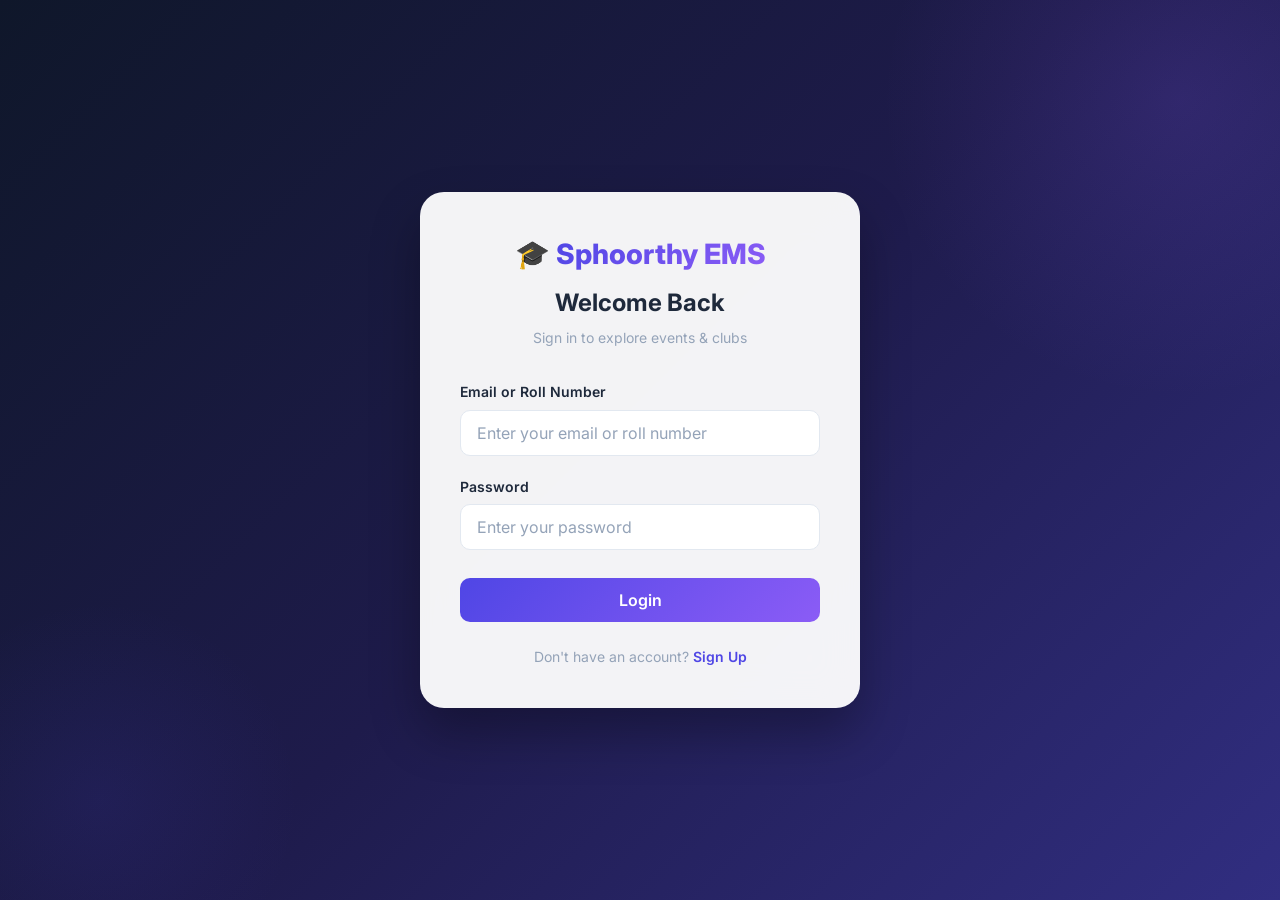
<file: frontend/index.html>
<!DOCTYPE html>
<html lang="en">
<head>
    <meta charset="UTF-8">
    <meta name="viewport" content="width=device-width, initial-scale=1.0">
    <meta name="description" content="Login to Spoorthy Engineering College Event Management System">
    <title>Login — Spoorthy EMS</title>
    <link rel="stylesheet" href="css/global.css">
    <link rel="stylesheet" href="css/auth.css">
</head>
<body>
    <div class="auth-page">
        <div class="auth-card">
            <div class="auth-header">
                <div class="logo">🎓 <span>Sphoorthy EMS</span></div>
                <h1>Welcome Back</h1>
                <p>Sign in to explore events & clubs</p>
            </div>

            <div id="authAlert" class="auth-alert"></div>

            <form id="loginForm" class="auth-form" novalidate>
                <div class="form-group">
                    <label for="identifier">Email or Roll Number</label>
                    <input type="text" id="identifier" class="form-control" placeholder="Enter your email or roll number" required>
                </div>
                <div class="form-group">
                    <label for="password">Password</label>
                    <input type="password" id="password" class="form-control" placeholder="Enter your password" required>
                </div>
                <button type="submit" class="btn btn-primary">Login</button>
            </form>

            <div class="auth-footer">
                Don't have an account? <a href="register.html">Sign Up</a>
            </div>
        </div>
    </div>

    <script src="js/api.js"></script>
    <script src="js/auth.js"></script>
</body>
</html>
</file>
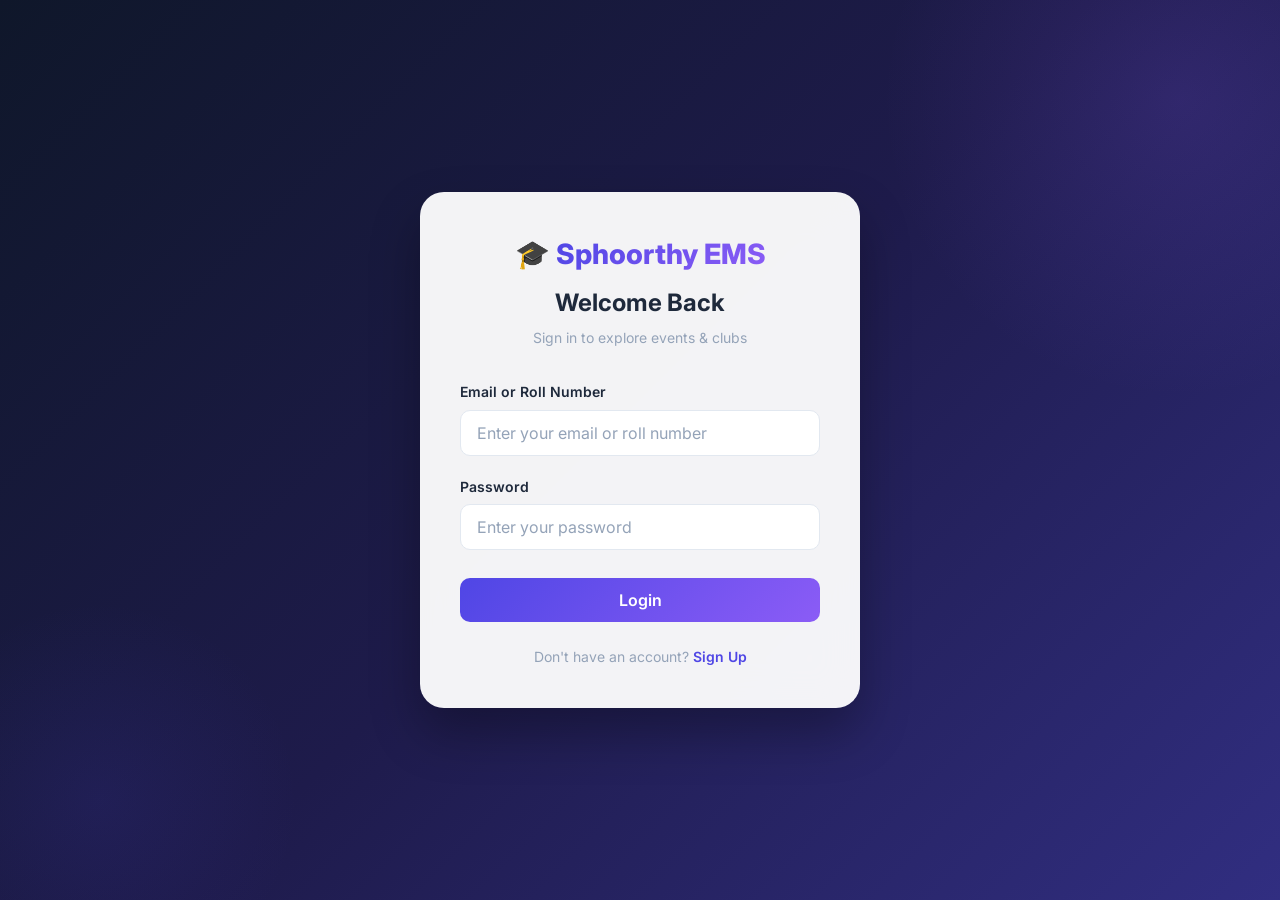
<file: frontend/add-club.html>
<!DOCTYPE html>
<html lang="en">
<head>
    <meta charset="UTF-8">
    <meta name="viewport" content="width=device-width, initial-scale=1.0">
    <title>Add Club — Spoorthy EMS</title>
    <link rel="stylesheet" href="css/global.css">
    <link rel="stylesheet" href="css/form.css">
</head>
<body>
    <!-- Navbar -->
    <nav class="navbar">
        <div class="navbar-inner">
            <a href="home.html" class="navbar-brand">🎓 <span>Sphoorthy EMS</span></a>
            <ul class="navbar-nav">
                <li><a href="home.html">Home</a></li>
                <li><a href="home.html#clubs">Clubs</a></li>
                <li><a href="all-events.html">Events</a></li>
            </ul>
            <div class="navbar-actions">
                <div class="profile-dropdown">
                    <button class="profile-btn">
                        <div class="profile-avatar" id="profileAvatar">?</div>
                        <div class="profile-info">
                            <div class="profile-name" id="profileName">User</div>
                            <div class="profile-role" id="profileRole">—</div>
                        </div>
                    </button>
                    <div class="dropdown-menu">
                        <button class="dropdown-item danger" onclick="logout()">🚪 Logout</button>
                    </div>
                </div>
            </div>
        </div>
    </nav>

    <div class="form-page">
        <a href="home.html" style="display:inline-flex;align-items:center;gap:.375rem;font-size:.875rem;color:var(--text-muted);margin-bottom:1rem">← Back to Home</a>
        <div class="form-page-header">
            <h1 id="pageTitle">Add New Club</h1>
            <p id="pageSubtitle">Create a new club for Spoorthy Engineering College</p>
        </div>

        <div class="form-card">
            <form id="clubForm" novalidate>
                <div class="form-group">
                    <label for="clubName">Club Name *</label>
                    <input type="text" id="clubName" class="form-control" placeholder="e.g. Coders Club" required>
                </div>
                <div class="form-group">
                    <label for="description">Description *</label>
                    <textarea id="description" class="form-control" rows="4" placeholder="Describe the club's mission, activities, and goals..." required></textarea>
                </div>
                <div class="form-row">
                    <div class="form-group">
                        <label for="mentorName">Mentor Name *</label>
                        <input type="text" id="mentorName" class="form-control" placeholder="Faculty mentor name" required>
                    </div>
                    <div class="form-group">
                        <label for="mentorEmail">Mentor Email *</label>
                        <input type="email" id="mentorEmail" class="form-control" placeholder="mentor@spoorthy.edu.in" required>
                    </div>
                </div>
                <div class="form-group">
                    <label>Club Logo</label>
                    <div class="logo-upload">
                        <input type="file" id="logoInput" accept="image/*">
                        <div class="upload-icon">📷</div>
                        <div class="upload-text">Click to upload or drag & drop<br><strong>PNG, JPG</strong> up to 5MB</div>
                    </div>
                    <div class="logo-preview" id="logoPreview">
                        <img id="logoPreviewImg" src="" alt="Preview">
                    </div>
                </div>
                <div class="form-actions">
                    <button type="submit" class="btn btn-primary" id="submitBtn">Create Club</button>
                    <a href="home.html" class="btn btn-secondary">Cancel</a>
                </div>
            </form>
        </div>
    </div>

    <script src="js/api.js"></script>
    <script src="js/add-club.js"></script>
</body>
</html>
</file>
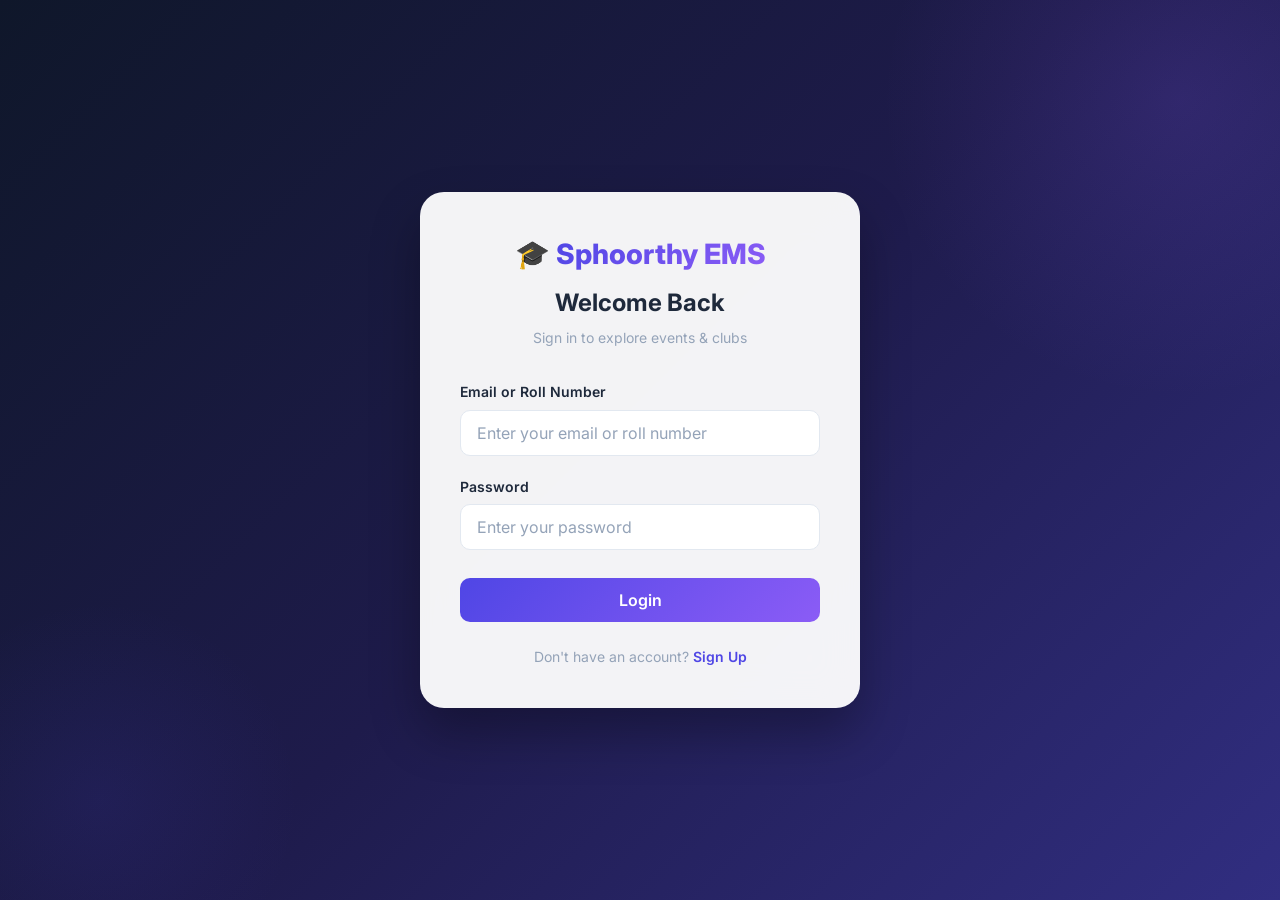
<file: frontend/add-event.html>
<!DOCTYPE html>
<html lang="en">
<head>
    <meta charset="UTF-8">
    <meta name="viewport" content="width=device-width, initial-scale=1.0">
    <title>Add Event — Spoorthy EMS</title>
    <link rel="stylesheet" href="css/global.css">
    <link rel="stylesheet" href="css/form.css">
</head>
<body>
    <!-- Navbar -->
    <nav class="navbar">
        <div class="navbar-inner">
            <a href="home.html" class="navbar-brand">🎓 <span>Sphoorthy EMS</span></a>
            <ul class="navbar-nav">
                <li><a href="home.html">Home</a></li>
                <li><a href="home.html#clubs">Clubs</a></li>
                <li><a href="all-events.html">Events</a></li>
            </ul>
            <div class="navbar-actions">
                <div class="profile-dropdown">
                    <button class="profile-btn">
                        <div class="profile-avatar" id="profileAvatar">?</div>
                        <div class="profile-info">
                            <div class="profile-name" id="profileName">User</div>
                            <div class="profile-role" id="profileRole">—</div>
                        </div>
                    </button>
                    <div class="dropdown-menu">
                        <button class="dropdown-item danger" onclick="logout()">🚪 Logout</button>
                    </div>
                </div>
            </div>
        </div>
    </nav>

    <div class="form-page">
        <a href="home.html" style="display:inline-flex;align-items:center;gap:.375rem;font-size:.875rem;color:var(--text-muted);margin-bottom:1rem">← Back to Home</a>
        <div class="form-page-header">
            <h1 id="pageTitle">Add New Event</h1>
            <p id="pageSubtitle">Create a new event for students to participate in</p>
        </div>

        <div class="form-card">
            <form id="eventForm" novalidate>
                <div class="form-group">
                    <label for="eventName">Event Name *</label>
                    <input type="text" id="eventName" class="form-control" placeholder="e.g. Code Sprint 2026" required>
                </div>
                <div class="form-group">
                    <label for="clubId">Associated Club *</label>
                    <select id="clubId" class="form-control" required>
                        <option value="" disabled selected>Select a club</option>
                    </select>
                </div>
                <div class="form-row">
                    <div class="form-group">
                        <label for="eventDate">Event Date *</label>
                        <input type="date" id="eventDate" class="form-control" required>
                    </div>
                    <div class="form-group">
                        <label for="eventTime">Event Time *</label>
                        <input type="time" id="eventTime" class="form-control" required>
                    </div>
                </div>
                <div class="form-row">
                    <div class="form-group">
                        <label for="location">Location *</label>
                        <input type="text" id="location" class="form-control" placeholder="e.g. Auditorium, Block A" required>
                    </div>
                    <div class="form-group">
                        <label for="guestSpeaker">Guest Speaker (optional)</label>
                        <input type="text" id="guestSpeaker" class="form-control" placeholder="Speaker name">
                    </div>
                </div>
                <div class="form-group">
                    <label for="description">Description *</label>
                    <textarea id="description" class="form-control" rows="4" placeholder="Provide a detailed description of the event..." required></textarea>
                </div>
                <div class="form-group">
                    <label for="registrationLink">Registration Link *</label>
                    <input type="url" id="registrationLink" class="form-control" placeholder="https://forms.google.com/..." required>
                </div>

                <!-- Prize Allocation -->
                <div class="form-group">
                    <label>Prize Allocation</label>
                    <div class="prize-rows" id="prizeRows"></div>
                    <button type="button" class="add-prize-btn" id="addPrizeBtn">+ Add Prize</button>
                </div>

                <div class="form-actions">
                    <button type="submit" class="btn btn-primary" id="submitBtn">Create Event</button>
                    <a href="home.html" class="btn btn-secondary">Cancel</a>
                </div>
            </form>
        </div>
    </div>

    <script src="js/api.js"></script>
    <script src="js/add-event.js"></script>
</body>
</html>
</file>
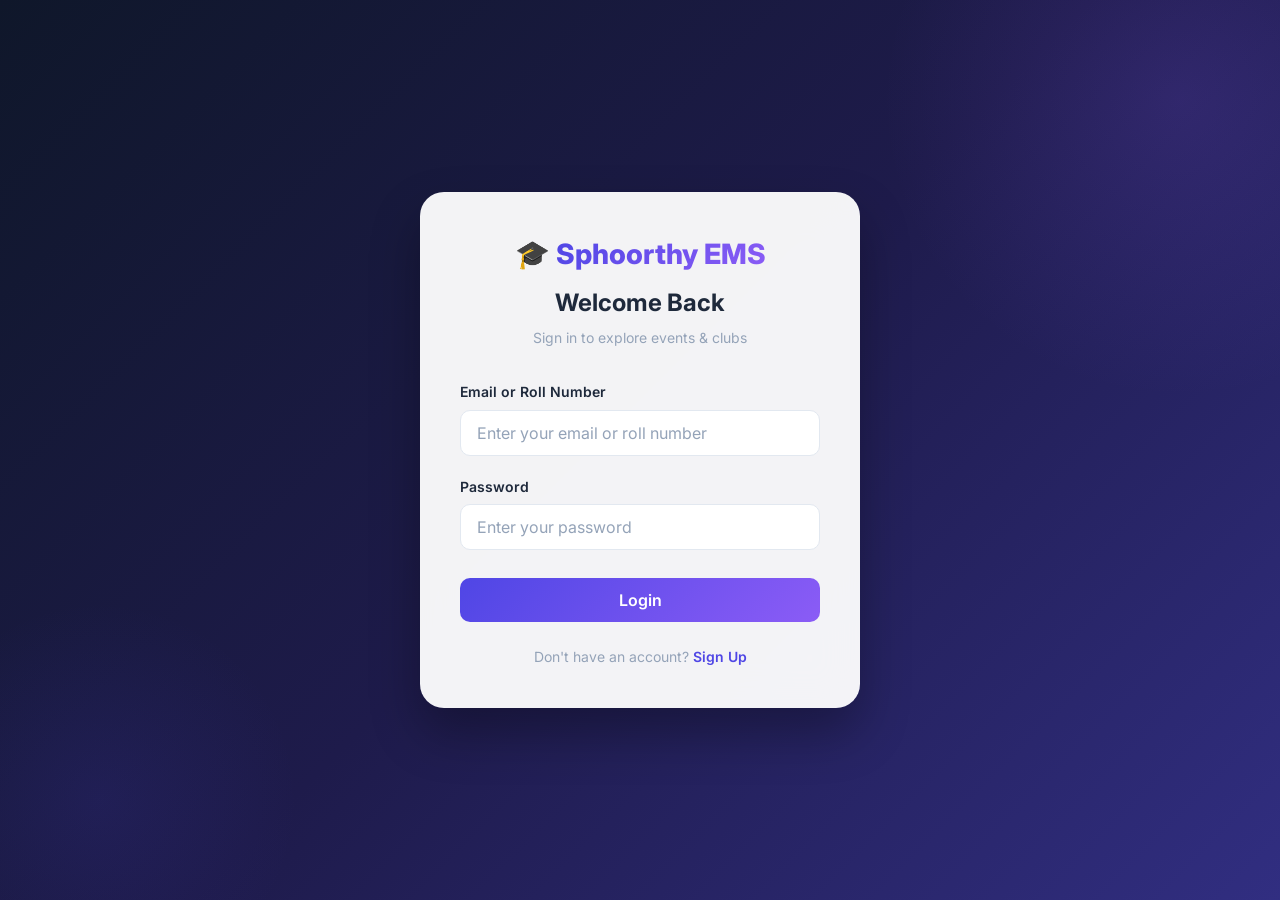
<file: frontend/all-events.html>
<!DOCTYPE html>
<html lang="en">
<head>
    <meta charset="UTF-8">
    <meta name="viewport" content="width=device-width, initial-scale=1.0">
    <title>All Events — Spoorthy EMS</title>
    <link rel="stylesheet" href="css/global.css">
    <link rel="stylesheet" href="css/home.css">
</head>
<body>
    <!-- Navbar -->
    <nav class="navbar">
        <div class="navbar-inner">
            <a href="home.html" class="navbar-brand">🎓 <span>Sphoorthy EMS</span></a>
            <ul class="navbar-nav">
                <li><a href="home.html">Home</a></li>
                <li><a href="home.html#clubs">Clubs</a></li>
                <li><a href="all-events.html" class="active">Events</a></li>
            </ul>
            <div class="navbar-actions">
                <a href="add-event.html" class="btn btn-sm btn-primary admin-only">+ Add Event</a>
                <div class="profile-dropdown">
                    <button class="profile-btn">
                        <div class="profile-avatar" id="profileAvatar">?</div>
                        <div class="profile-info">
                            <div class="profile-name" id="profileName">User</div>
                            <div class="profile-role" id="profileRole">—</div>
                        </div>
                    </button>
                    <div class="dropdown-menu">
                        <button class="dropdown-item danger" onclick="logout()">🚪 Logout</button>
                    </div>
                </div>
            </div>
        </div>
    </nav>

    <div class="container" style="padding-top:2.5rem">
        <div class="section-header" style="text-align:left;margin-bottom:1.5rem">
            <h2>All Upcoming Events</h2>
            <p>Browse and filter events by club</p>
        </div>

        <!-- Tabs -->
        <div class="tabs" id="eventTabs">
            <button class="tab-btn active">All</button>
        </div>

        <!-- Events Grid -->
        <div class="events-grid" id="allEventsGrid">
            <div class="loading-overlay"><div class="spinner spinner-lg"></div><p>Loading events...</p></div>
        </div>
    </div>

    <!-- Footer -->
    <footer class="footer">
        <div class="footer-bottom">
            <p>&copy; 2026 Sphoorthy Engineering College. All rights reserved.</p>
        </div>
    </footer>

    <script src="js/api.js"></script>
    <script src="js/all-events.js"></script>
</body>
</html>
</file>
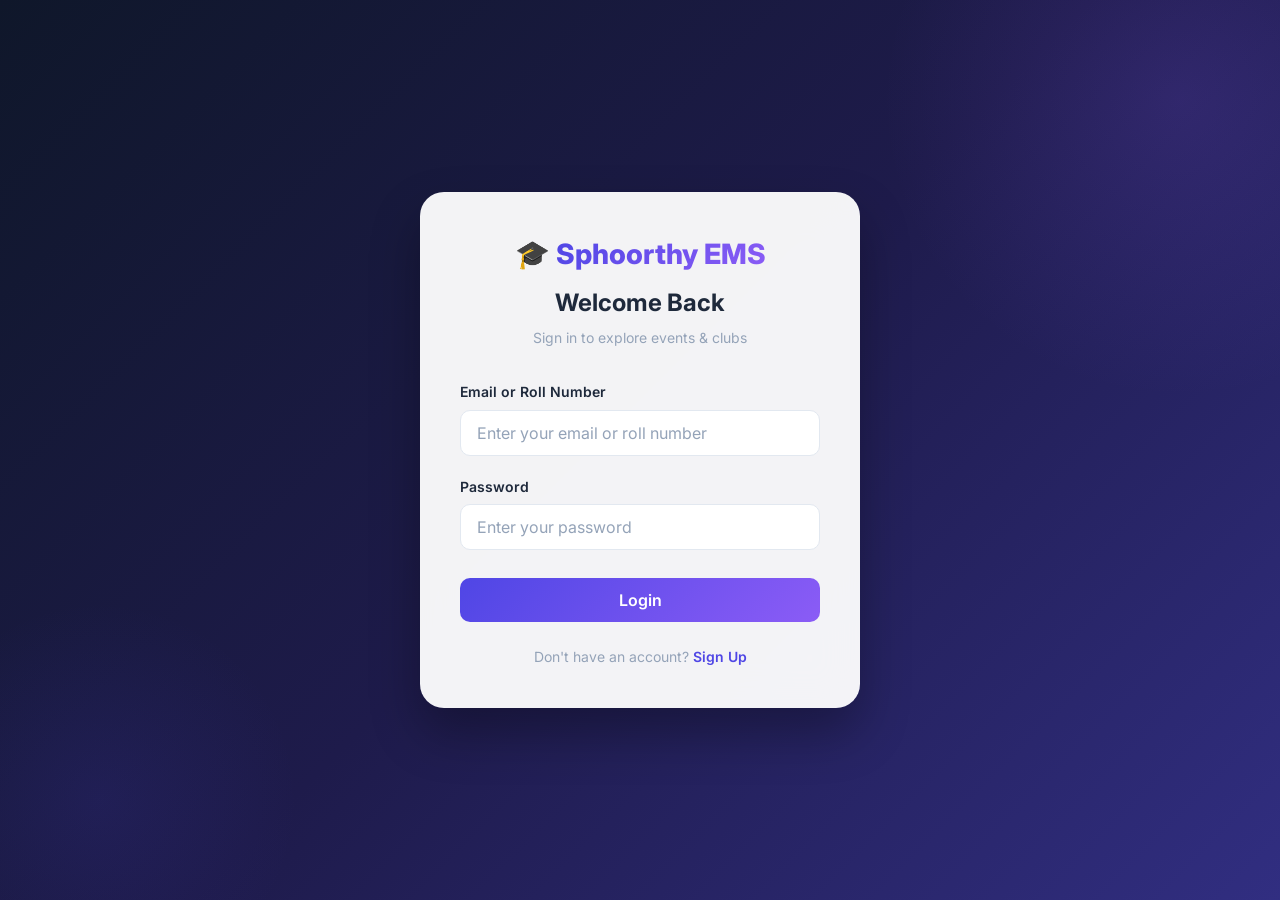
<file: frontend/club-detail.html>
<!DOCTYPE html>
<html lang="en">
<head>
    <meta charset="UTF-8">
    <meta name="viewport" content="width=device-width, initial-scale=1.0">
    <title>Club Details — Spoorthy EMS</title>
    <link rel="stylesheet" href="css/global.css">
    <link rel="stylesheet" href="css/home.css">
    <link rel="stylesheet" href="css/club.css">
</head>
<body>
    <!-- Navbar -->
    <nav class="navbar">
        <div class="navbar-inner">
            <a href="home.html" class="navbar-brand">🎓 <span>Sphoorthy EMS</span></a>
            <ul class="navbar-nav">
                <li><a href="home.html">Home</a></li>
                <li><a href="home.html#clubs">Clubs</a></li>
                <li><a href="all-events.html">Events</a></li>
            </ul>
            <div class="navbar-actions">
                <div class="profile-dropdown">
                    <button class="profile-btn">
                        <div class="profile-avatar" id="profileAvatar">?</div>
                        <div class="profile-info">
                            <div class="profile-name" id="profileName">User</div>
                            <div class="profile-role" id="profileRole">—</div>
                        </div>
                    </button>
                    <div class="dropdown-menu">
                        <button class="dropdown-item danger" onclick="logout()">🚪 Logout</button>
                    </div>
                </div>
            </div>
        </div>
    </nav>

    <!-- Club Hero -->
    <section class="detail-hero">
        <div class="detail-hero-content">
            <a href="home.html#clubs" class="back-link">← Back to Clubs</a>
        </div>
        <div class="detail-hero-content">
            <div class="detail-logo" id="clubLogo"><span class="fallback">?</span></div>
            <div class="detail-title">
                <h1 id="clubName">Loading...</h1>
                <p class="mentor" id="clubMentor"></p>
            </div>
            <div class="detail-actions admin-only">
                <button class="btn btn-sm btn-secondary" id="editClubBtn">✏️ Edit</button>
                <button class="btn btn-sm btn-danger" id="deleteClubBtn">🗑️ Delete</button>
            </div>
        </div>
    </section>

    <!-- Club Body -->
    <div class="detail-body">
        <div class="detail-section">
            <h2>About</h2>
            <p class="detail-description" id="clubDescription"></p>
        </div>

        <div class="detail-section">
            <h2>Events</h2>
            <div class="tabs">
                <button class="tab-btn active" id="upcomingTab">Upcoming</button>
                <button class="tab-btn" id="pastTab">Past Events</button>
            </div>
            <div class="events-grid" id="clubEventsGrid">
                <div class="loading-overlay"><div class="spinner spinner-lg"></div></div>
            </div>
        </div>
    </div>

    <!-- Footer -->
    <footer class="footer">
        <div class="footer-bottom">
            <p>&copy; 2026 Spoorthy Engineering College. All rights reserved.</p>
        </div>
    </footer>

    <script src="js/api.js"></script>
    <script src="js/club-detail.js"></script>
</body>
</html>
</file>
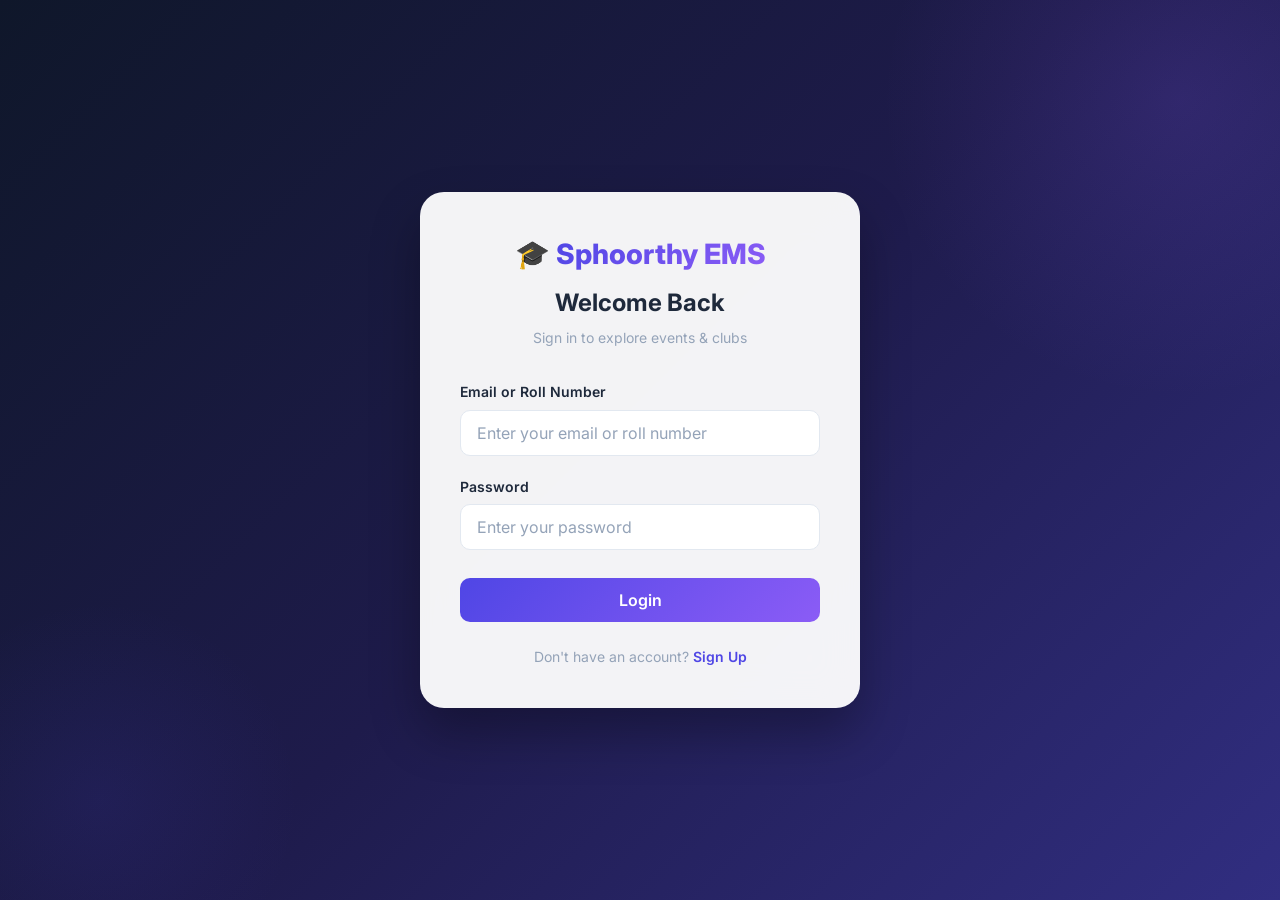
<file: frontend/event-detail.html>
<!DOCTYPE html>
<html lang="en">
<head>
    <meta charset="UTF-8">
    <meta name="viewport" content="width=device-width, initial-scale=1.0">
    <title>Event Details — Spoorthy EMS</title>
    <link rel="stylesheet" href="css/global.css">
    <link rel="stylesheet" href="css/club.css">
    <link rel="stylesheet" href="css/event.css">
</head>
<body>
    <!-- Navbar -->
    <nav class="navbar">
        <div class="navbar-inner">
            <a href="home.html" class="navbar-brand">🎓 <span>Sphoorthy EMS</span></a>
            <ul class="navbar-nav">
                <li><a href="home.html">Home</a></li>
                <li><a href="home.html#clubs">Clubs</a></li>
                <li><a href="all-events.html">Events</a></li>
            </ul>
            <div class="navbar-actions">
                <div class="profile-dropdown">
                    <button class="profile-btn">
                        <div class="profile-avatar" id="profileAvatar">?</div>
                        <div class="profile-info">
                            <div class="profile-name" id="profileName">User</div>
                            <div class="profile-role" id="profileRole">—</div>
                        </div>
                    </button>
                    <div class="dropdown-menu">
                        <button class="dropdown-item danger" onclick="logout()">🚪 Logout</button>
                    </div>
                </div>
            </div>
        </div>
    </nav>

    <!-- Event Hero -->
    <section class="detail-hero">
        <div class="detail-hero-content">
            <a href="home.html#events" class="back-link">← Back to Events</a>
        </div>
        <div class="detail-hero-content">
            <div class="detail-title" style="flex:1">
                <h1 id="eventName">Loading...</h1>
                <p class="mentor">
                    Organized by <a href="#" id="eventClub" style="color:var(--accent-light);font-weight:600"></a>
                    &nbsp;&nbsp;<span id="eventStatus" class="badge badge-success"></span>
                </p>
            </div>
            <div class="detail-actions admin-only">
                <button class="btn btn-sm btn-secondary" id="editEventBtn">✏️ Edit</button>
                <button class="btn btn-sm btn-danger" id="deleteEventBtn">🗑️ Delete</button>
            </div>
        </div>
    </section>

    <!-- Event Body -->
    <div class="detail-body">
        <!-- Info Cards -->
        <div class="event-detail-info">
            <div class="info-card">
                <div class="info-label">📅 Date</div>
                <div class="info-value" id="eventDate">—</div>
            </div>
            <div class="info-card">
                <div class="info-label">⏰ Time</div>
                <div class="info-value" id="eventTime">—</div>
            </div>
            <div class="info-card">
                <div class="info-label">📍 Location</div>
                <div class="info-value" id="eventLocation">—</div>
            </div>
            <div class="info-card">
                <div class="info-label">🎤 Guest Speaker</div>
                <div class="info-value" id="eventSpeaker">—</div>
            </div>
        </div>

        <!-- About -->
        <div class="detail-section">
            <h2>About This Event</h2>
            <p class="detail-description" id="eventDescription"></p>
        </div>

        <!-- Prizes -->
        <div class="detail-section" id="prizeSection">
            <h2>🏆 Prize Allocation</h2>
            <ul class="prize-list" id="prizeList"></ul>
        </div>

        <!-- Register CTA -->
        <div class="event-register-section">
            <div>
                <h3>Ready to participate?</h3>
                <p id="regCount">0 students registered</p>
            </div>
            <div style="display:flex;gap:.75rem;align-items:center">
                <button class="btn btn-primary btn-lg" id="registerBtn">Register Now →</button>
                <button class="btn btn-secondary admin-only" id="viewStudentsBtn">👥 View Registered Students</button>
            </div>
        </div>
    </div>

    <!-- Students Modal -->
    <div class="modal-overlay" id="studentsModal">
        <div class="modal">
            <div class="modal-header">
                <h3>Registered Students</h3>
                <button class="modal-close" onclick="closeModal()">✕</button>
            </div>
            <div class="modal-body">
                <table class="data-table">
                    <thead>
                        <tr>
                            <th>#</th>
                            <th>Name</th>
                            <th>Email</th>
                            <th>Roll Number</th>
                            <th>Mobile</th>
                        </tr>
                    </thead>
                    <tbody id="studentsTableBody"></tbody>
                </table>
            </div>
        </div>
    </div>

    <!-- Footer -->
    <footer class="footer">
        <div class="footer-bottom">
            <p>&copy; 2026 Spoorthy Engineering College. All rights reserved.</p>
        </div>
    </footer>

    <script src="js/api.js"></script>
    <script src="js/event-detail.js"></script>
</body>
</html>
</file>
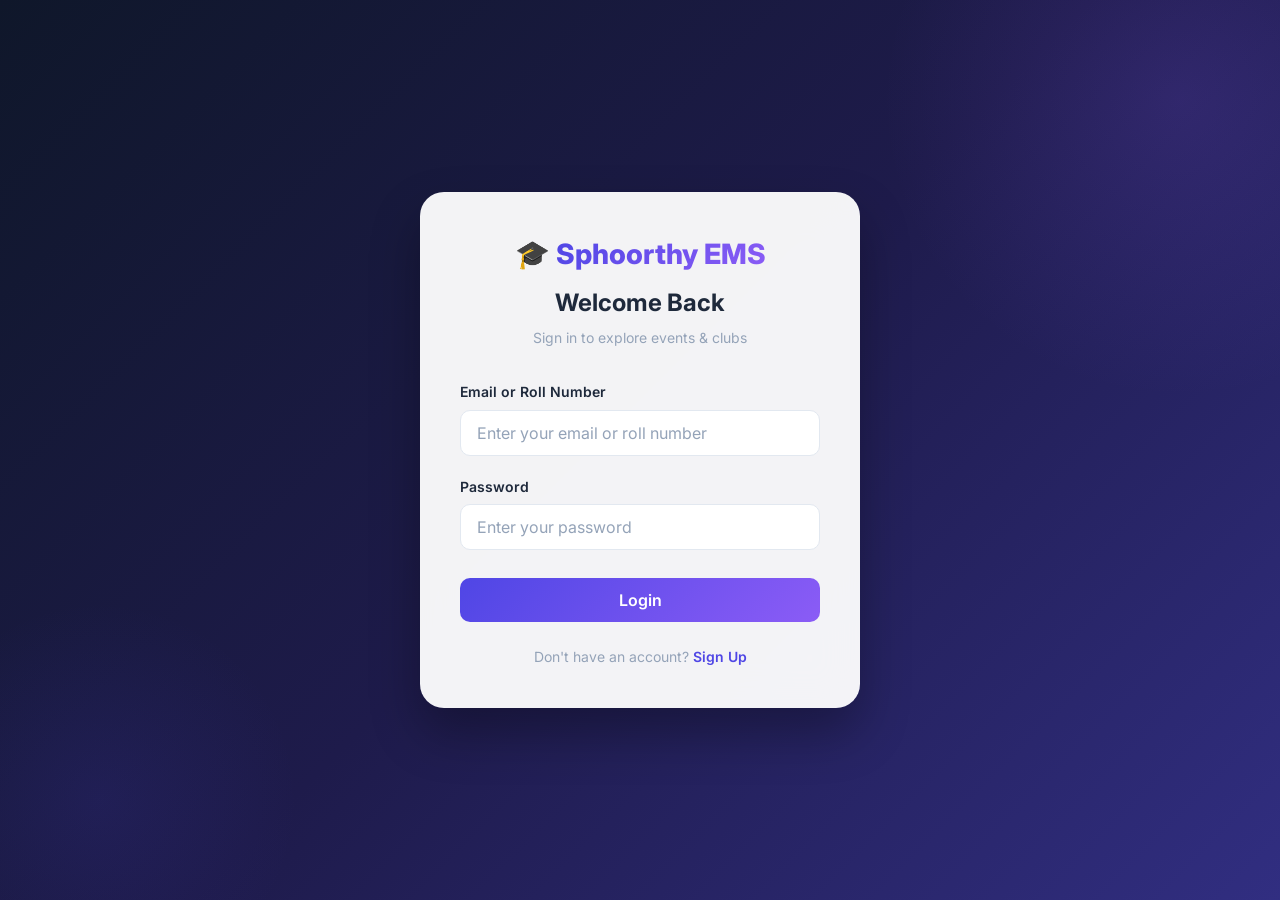
<file: frontend/home.html>
<!DOCTYPE html>
<html lang="en">

<head>
    <meta charset="UTF-8">
    <meta name="viewport" content="width=device-width, initial-scale=1.0">
    <meta name="description"
        content="Sphoorthy Engineering College Event Management System — Explore clubs, events, and register for activities.">
    <title>Home — Spoorthy EMS</title>
    <link rel="stylesheet" href="css/global.css">
    <link rel="stylesheet" href="css/home.css">
</head>

<body>
    <!-- Navbar -->
    <nav class="navbar">
        <div class="navbar-inner">
            <a href="home.html" class="navbar-brand">🎓 <span>Sphoorthy EMS</span></a>
            <ul class="navbar-nav">
                <li><a href="home.html" class="active">Home</a></li>
                <li><a href="#clubs">Clubs</a></li>
                <li><a href="#events">Events</a></li>
                <li><a href="all-events.html">All Events</a></li>
            </ul>
            <div class="navbar-actions">
                <a href="add-club.html" class="btn btn-sm btn-secondary admin-only">+ Add Club</a>
                <a href="add-event.html" class="btn btn-sm btn-primary admin-only">+ Add Event</a>
                <div class="profile-dropdown">
                    <button class="profile-btn">
                        <div class="profile-avatar" id="profileAvatar">?</div>
                        <div class="profile-info">
                            <div class="profile-name" id="profileName">User</div>
                            <div class="profile-role" id="profileRole">—</div>
                        </div>
                    </button>
                    <div class="dropdown-menu">
                        <div class="dropdown-item" style="pointer-events:none;opacity:.6">
                            Signed in as <strong id="profileName2"></strong>
                        </div>
                        <div class="dropdown-divider"></div>
                        <button class="dropdown-item danger" onclick="logout()">🚪 Logout</button>
                    </div>
                </div>
            </div>
        </div>
    </nav>

    <!-- Hero Section -->
    <section class="hero">
        <div class="hero-content">
            <div class="hero-badge">🏛️ Sphoorthy Engineering College</div>
            <h1>Discover, Engage &<br><span>Experience Events</span></h1>
            <p>Your one-stop platform to explore all clubs and events at Spoorthy Engineering College. Stay updated,
                register for events, and never miss out on campus life.</p>
            <div class="hero-buttons">
                <a href="#clubs" id="exploreClubsBtn" class="btn btn-primary btn-lg">Explore Clubs →</a>
                <a href="#events" id="exploreEventsBtn" class="btn btn-secondary btn-lg">Explore Events →</a>
            </div>
            <div class="hero-stats">
                <div class="hero-stat">
                    <div class="number" id="clubCount">—</div>
                    <div class="label">Active Clubs</div>
                </div>
                <div class="hero-stat">
                    <div class="number" id="eventCount">—</div>
                    <div class="label">Upcoming Events</div>
                </div>
                <div class="hero-stat">
                    <div class="number">500+</div>
                    <div class="label">Students</div>
                </div>
            </div>
        </div>
    </section>

    <!-- Clubs Section -->
    <section class="section" id="clubs">
        <div class="container">
            <div class="section-header-row">
                <div class="section-header">
                    <h2>Our Clubs</h2>
                    <p>Join a community that matches your passion and interests</p>
                </div>
                <a href="add-club.html" class="btn btn-sm btn-primary admin-only" id="addClubBtn">+ Add Club</a>
            </div>
            <div class="clubs-grid" id="clubsGrid">
                <div class="loading-overlay">
                    <div class="spinner spinner-lg"></div>
                    <p>Loading clubs...</p>
                </div>
            </div>
        </div>
    </section>

    <!-- Events Section -->
    <section class="section" id="events" style="background:var(--border-light)">
        <div class="container">
            <div class="section-header-row">
                <div class="section-header">
                    <h2>Upcoming Events</h2>
                    <p>Don't miss out on the latest happenings around campus</p>
                </div>
                <a href="add-event.html" class="btn btn-sm btn-primary admin-only" id="addEventBtn">+ Add Event</a>
            </div>
            <div class="events-grid" id="eventsGrid">
                <div class="loading-overlay">
                    <div class="spinner spinner-lg"></div>
                    <p>Loading events...</p>
                </div>
            </div>
            <a href="all-events.html" class="view-all-link" id="viewAllLink" style="display:none">View All Events →</a>
        </div>
    </section>

    <!-- Footer -->
    <footer class="footer">
        <div class="footer-grid">
            <div>
                <h4>🎓 Sphoorthy EMS</h4>
                <p>The official Event Management System for Spoorthy Engineering College. Stay connected with campus
                    clubs and events.</p>
            </div>
            <div>
                <h4>Quick Links</h4>
                <p><a href="home.html">Home</a></p>
                <p><a href="#clubs">Clubs</a></p>
                <p><a href="all-events.html">All Events</a></p>
            </div>
            <div>
                <h4>Contact</h4>
                <p>Sphoorthy Engineering College</p>
                <p>Hyderabad, Telangana</p>
                <p><a href="mailto:info@spoorthy.edu.in">info@spoorthy.edu.in</a></p>
            </div>
        </div>
        <div class="footer-bottom">
            <p>&copy; 2026 Sphoorthy Engineering College. All rights reserved.</p>
        </div>
    </footer>

    <script src="js/api.js"></script>
    <script src="js/home.js"></script>
</body>

</html>
</file>
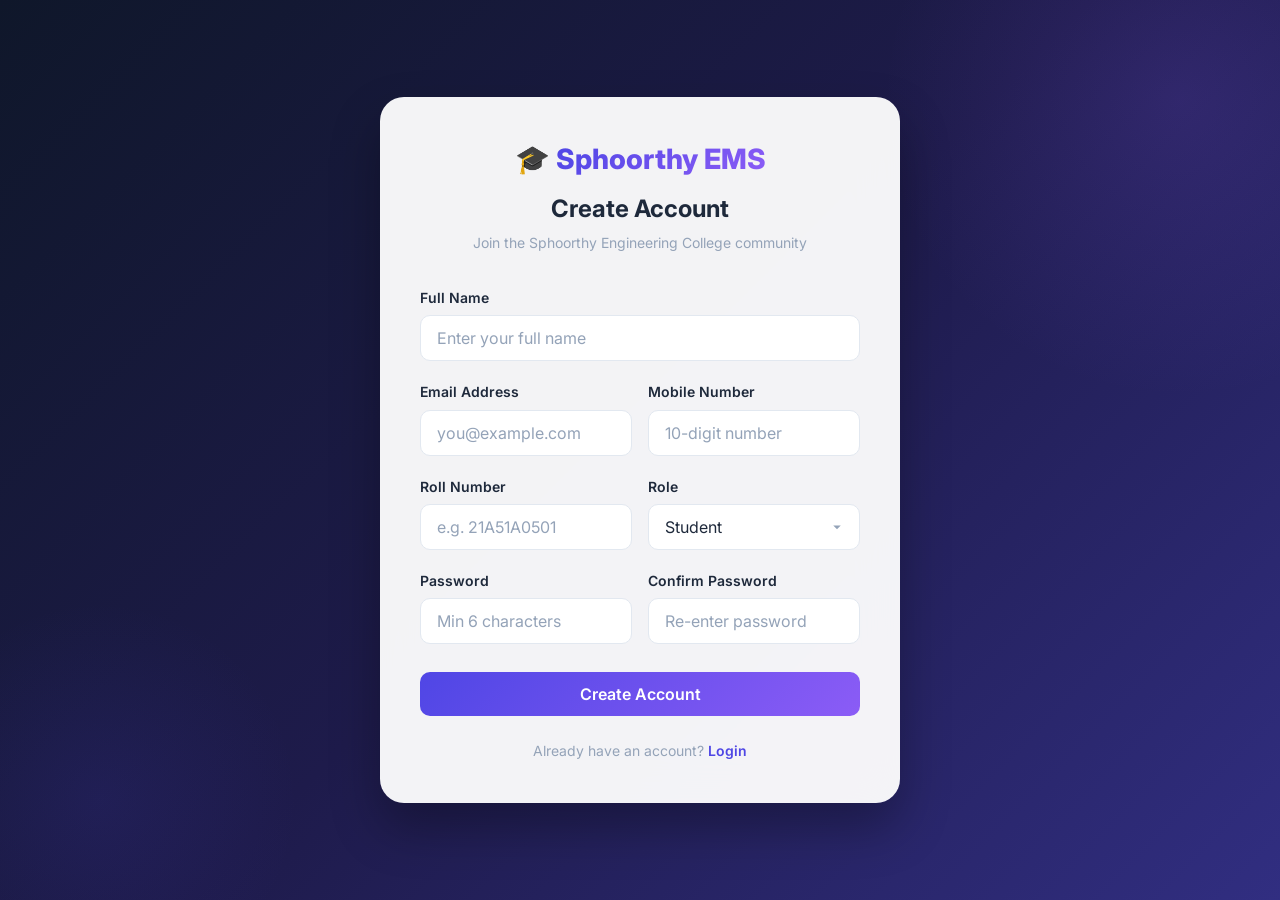
<file: frontend/register.html>
<!DOCTYPE html>
<html lang="en">
<head>
    <meta charset="UTF-8">
    <meta name="viewport" content="width=device-width, initial-scale=1.0">
    <meta name="description" content="Register for Spoorthy Engineering College Event Management System">
    <title>Sign Up — Spoorthy EMS</title>
    <link rel="stylesheet" href="css/global.css">
    <link rel="stylesheet" href="css/auth.css">
</head>
<body>
    <div class="auth-page">
        <div class="auth-card" style="max-width:520px">
            <div class="auth-header">
                <div class="logo">🎓 <span>Sphoorthy EMS</span></div>
                <h1>Create Account</h1>
                <p>Join the Sphoorthy Engineering College community</p>
            </div>

            <div id="authAlert" class="auth-alert"></div>

            <form id="registerForm" class="auth-form" novalidate>
                <div class="form-group">
                    <label for="name">Full Name</label>
                    <input type="text" id="name" class="form-control" placeholder="Enter your full name" required>
                </div>
                <div class="form-row">
                    <div class="form-group">
                        <label for="email">Email Address</label>
                        <input type="email" id="email" class="form-control" placeholder="you@example.com" required>
                    </div>
                    <div class="form-group">
                        <label for="mobile">Mobile Number</label>
                        <input type="tel" id="mobile" class="form-control" placeholder="10-digit number" required>
                    </div>
                </div>
                <div class="form-row">
                    <div class="form-group">
                        <label for="rollNumber">Roll Number</label>
                        <input type="text" id="rollNumber" class="form-control" placeholder="e.g. 21A51A0501" required>
                    </div>
                    <div class="form-group">
                        <label for="role">Role</label>
                        <select id="role" class="form-control" required>
                            <option value="STUDENT">Student</option>
                            <option value="ADMIN">Admin</option>
                        </select>
                    </div>
                </div>
                <div class="form-row">
                    <div class="form-group">
                        <label for="password">Password</label>
                        <input type="password" id="password" class="form-control" placeholder="Min 6 characters" required>
                    </div>
                    <div class="form-group">
                        <label for="confirmPassword">Confirm Password</label>
                        <input type="password" id="confirmPassword" class="form-control" placeholder="Re-enter password" required>
                    </div>
                </div>
                <button type="submit" class="btn btn-primary">Create Account</button>
            </form>

            <div class="auth-footer">
                Already have an account? <a href="index.html">Login</a>
            </div>
        </div>
    </div>

    <script src="js/api.js"></script>
    <script src="js/auth.js"></script>
</body>
</html>
</file>
<file: frontend/css/global.css>
/* ============================================================
   SPOORTHY EMS — Global Design System
   ============================================================ */
@import url('https://fonts.googleapis.com/css2?family=Inter:wght@300;400;500;600;700;800&display=swap');

*,*::before,*::after{margin:0;padding:0;box-sizing:border-box}

:root {
    --primary:#4f46e5; --primary-dark:#3730a3; --primary-light:#818cf8;
    --primary-50:#eef2ff; --primary-100:#e0e7ff;
    --accent:#8b5cf6; --accent-light:#c4b5fd;
    --bg-primary:#f8fafc; --bg-card:#ffffff; --bg-dark:#0f172a; --bg-dark-card:#1e293b;
    --text-heading:#1e293b; --text-body:#475569; --text-muted:#94a3b8; --text-white:#f8fafc;
    --border:#e2e8f0; --border-light:#f1f5f9;
    --success:#16a34a; --success-bg:#f0fdf4;
    --warning:#d97706; --warning-bg:#fffbeb;
    --danger:#dc2626; --danger-bg:#fef2f2;
    --info:#0ea5e9; --info-bg:#f0f9ff;
    --shadow-sm:0 1px 3px rgba(0,0,0,0.06),0 1px 2px rgba(0,0,0,0.04);
    --shadow-md:0 4px 6px -1px rgba(0,0,0,0.07),0 2px 4px -2px rgba(0,0,0,0.05);
    --shadow-lg:0 10px 15px -3px rgba(0,0,0,0.08),0 4px 6px -4px rgba(0,0,0,0.05);
    --shadow-xl:0 20px 25px -5px rgba(0,0,0,0.1),0 8px 10px -6px rgba(0,0,0,0.05);
    --shadow-glow:0 0 20px rgba(79,70,229,0.15);
    --radius-sm:6px; --radius:10px; --radius-lg:16px; --radius-xl:24px; --radius-full:9999px;
    --font-family:'Inter',-apple-system,BlinkMacSystemFont,'Segoe UI',sans-serif;
    --transition-fast:150ms ease; --transition:250ms ease;
    --container-max:1280px; --container-padding:1.5rem;
}

html{scroll-behavior:smooth}
body{font-family:var(--font-family);background:var(--bg-primary);color:var(--text-body);line-height:1.6;-webkit-font-smoothing:antialiased;min-height:100vh}
a{color:var(--primary);text-decoration:none;transition:color var(--transition-fast)}
a:hover{color:var(--primary-dark)}
img{max-width:100%;height:auto;display:block}

.container{max-width:var(--container-max);margin:0 auto;padding:0 var(--container-padding)}
.section{padding:5rem 0}
.section-header{text-align:center;margin-bottom:3rem}
.section-header h2{font-size:1.875rem;font-weight:800;color:var(--text-heading);margin-bottom:.75rem}
.section-header p{font-size:1.125rem;color:var(--text-muted);max-width:600px;margin:0 auto}

/* Buttons */
.btn{display:inline-flex;align-items:center;justify-content:center;gap:.5rem;padding:.75rem 1.5rem;border:none;border-radius:var(--radius);font-family:var(--font-family);font-size:.875rem;font-weight:600;cursor:pointer;transition:all var(--transition);text-decoration:none;line-height:1;white-space:nowrap}
.btn:hover{transform:translateY(-1px);box-shadow:var(--shadow-md)}
.btn:active{transform:translateY(0)}
.btn-primary{background:linear-gradient(135deg,var(--primary),var(--accent));color:#fff}
.btn-primary:hover{background:linear-gradient(135deg,var(--primary-dark),var(--primary));color:#fff;box-shadow:var(--shadow-glow)}
.btn-secondary{background:var(--bg-card);color:var(--primary);border:1.5px solid var(--border)}
.btn-secondary:hover{border-color:var(--primary);background:var(--primary-50);color:var(--primary-dark)}
.btn-danger{background:var(--danger);color:#fff}
.btn-danger:hover{background:#b91c1c;color:#fff}
.btn-ghost{background:transparent;color:var(--text-body);padding:.5rem 1rem}
.btn-ghost:hover{background:var(--border-light)}
.btn-sm{padding:.5rem 1rem;font-size:.75rem}
.btn-lg{padding:1rem 2rem;font-size:1rem}

/* Cards */
.card{background:var(--bg-card);border-radius:var(--radius-lg);border:1px solid var(--border);overflow:hidden;transition:all var(--transition)}
.card:hover{box-shadow:var(--shadow-lg);border-color:var(--primary-100);transform:translateY(-4px)}
.card-body{padding:1.5rem}

/* Badges */
.badge{display:inline-flex;align-items:center;gap:.25rem;padding:.25rem .75rem;border-radius:var(--radius-full);font-size:.75rem;font-weight:600;line-height:1.4}
.badge-primary{background:var(--primary-50);color:var(--primary)}
.badge-success{background:var(--success-bg);color:var(--success)}
.badge-warning{background:var(--warning-bg);color:var(--warning)}
.badge-danger{background:var(--danger-bg);color:var(--danger)}

/* Forms */
.form-group{margin-bottom:1.25rem}
.form-group label{display:block;font-size:.875rem;font-weight:600;color:var(--text-heading);margin-bottom:.375rem}
.form-control{width:100%;padding:.75rem 1rem;border:1.5px solid var(--border);border-radius:var(--radius);font-family:var(--font-family);font-size:1rem;color:var(--text-heading);background:var(--bg-card);transition:all var(--transition-fast);outline:none}
.form-control:focus{border-color:var(--primary);box-shadow:0 0 0 3px rgba(79,70,229,0.1)}
.form-control::placeholder{color:var(--text-muted)}
.form-control.error{border-color:var(--danger)}
select.form-control{appearance:none;background-image:url("data:image/svg+xml,%3Csvg xmlns='http://www.w3.org/2000/svg' width='12' height='12' fill='%2394a3b8' viewBox='0 0 16 16'%3E%3Cpath d='M8 11L3 6h10l-5 5z'/%3E%3C/svg%3E");background-repeat:no-repeat;background-position:right 1rem center;padding-right:2.5rem}
textarea.form-control{resize:vertical;min-height:100px}
.form-error{font-size:.75rem;color:var(--danger);margin-top:.25rem}

/* Toast */
.toast-container{position:fixed;top:1.5rem;right:1.5rem;z-index:10000;display:flex;flex-direction:column;gap:.75rem}
.toast{display:flex;align-items:center;gap:.75rem;padding:1rem 1.25rem;border-radius:var(--radius);background:var(--bg-card);border:1px solid var(--border);box-shadow:var(--shadow-xl);font-size:.875rem;font-weight:500;min-width:300px;max-width:450px;animation:slideIn .3s ease forwards}
.toast.toast-success{border-left:4px solid var(--success)}
.toast.toast-error{border-left:4px solid var(--danger)}
.toast.removing{animation:slideOut .3s ease forwards}
@keyframes slideIn{from{opacity:0;transform:translateX(100px)}to{opacity:1;transform:translateX(0)}}
@keyframes slideOut{from{opacity:1;transform:translateX(0)}to{opacity:0;transform:translateX(100px)}}

/* Navbar */
.navbar{position:sticky;top:0;z-index:1000;background:rgba(255,255,255,0.85);backdrop-filter:blur(12px);border-bottom:1px solid var(--border);padding:0 var(--container-padding)}
.navbar-inner{max-width:var(--container-max);margin:0 auto;display:flex;align-items:center;justify-content:space-between;height:64px}
.navbar-brand{display:flex;align-items:center;gap:.75rem;font-size:1.25rem;font-weight:800;color:var(--text-heading);text-decoration:none}
.navbar-brand span{background:linear-gradient(135deg,var(--primary),var(--accent));-webkit-background-clip:text;-webkit-text-fill-color:transparent;background-clip:text}
.navbar-nav{display:flex;align-items:center;gap:.25rem;list-style:none}
.navbar-nav a{display:flex;align-items:center;gap:.375rem;padding:.5rem .875rem;border-radius:var(--radius);font-size:.875rem;font-weight:500;color:var(--text-body);transition:all var(--transition-fast)}
.navbar-nav a:hover,.navbar-nav a.active{color:var(--primary);background:var(--primary-50)}
.navbar-actions{display:flex;align-items:center;gap:.75rem}
.admin-only{display:none}

/* Profile Dropdown */
.profile-dropdown{position:relative}
.profile-btn{display:flex;align-items:center;gap:.5rem;padding:.375rem .75rem;border-radius:var(--radius-full);border:1.5px solid var(--border);background:var(--bg-card);cursor:pointer;transition:all var(--transition-fast);font-family:var(--font-family)}
.profile-btn:hover{border-color:var(--primary-light);background:var(--primary-50)}
.profile-avatar{width:32px;height:32px;border-radius:50%;background:linear-gradient(135deg,var(--primary),var(--accent));color:#fff;display:flex;align-items:center;justify-content:center;font-size:.875rem;font-weight:700}
.profile-info{text-align:left}
.profile-name{font-size:.875rem;font-weight:600;color:var(--text-heading);line-height:1.2}
.profile-role{font-size:.75rem;color:var(--text-muted);line-height:1.2}
.dropdown-menu{position:absolute;top:calc(100% + 8px);right:0;min-width:200px;background:var(--bg-card);border:1px solid var(--border);border-radius:var(--radius);box-shadow:var(--shadow-xl);padding:.5rem;opacity:0;visibility:hidden;transform:translateY(-8px);transition:all var(--transition-fast);z-index:100}
.dropdown-menu.show{opacity:1;visibility:visible;transform:translateY(0)}
.dropdown-item{display:flex;align-items:center;gap:.5rem;padding:.625rem .75rem;border-radius:var(--radius-sm);font-size:.875rem;color:var(--text-body);cursor:pointer;transition:all var(--transition-fast);border:none;background:none;width:100%;font-family:var(--font-family)}
.dropdown-item:hover{background:var(--bg-primary);color:var(--text-heading)}
.dropdown-divider{height:1px;background:var(--border);margin:.375rem 0}
.dropdown-item.danger{color:var(--danger)}
.dropdown-item.danger:hover{background:var(--danger-bg)}

/* Spinner */
.spinner{width:20px;height:20px;border:2.5px solid var(--border);border-top-color:var(--primary);border-radius:50%;animation:spin .6s linear infinite}
.spinner-lg{width:40px;height:40px;border-width:3px}
@keyframes spin{to{transform:rotate(360deg)}}
.loading-overlay{display:flex;flex-direction:column;align-items:center;justify-content:center;gap:1rem;padding:4rem 2rem;color:var(--text-muted);font-size:.875rem}
.empty-state{text-align:center;padding:4rem 2rem;color:var(--text-muted)}
.empty-state h3{font-size:1.125rem;color:var(--text-heading);margin-bottom:.5rem}

/* Modal */
.modal-overlay{position:fixed;inset:0;background:rgba(15,23,42,0.6);backdrop-filter:blur(4px);z-index:9999;display:flex;align-items:center;justify-content:center;padding:1rem;opacity:0;visibility:hidden;transition:all var(--transition)}
.modal-overlay.show{opacity:1;visibility:visible}
.modal{background:var(--bg-card);border-radius:var(--radius-lg);box-shadow:var(--shadow-xl);width:100%;max-width:700px;max-height:85vh;overflow-y:auto;transform:scale(0.95) translateY(10px);transition:all var(--transition)}
.modal-overlay.show .modal{transform:scale(1) translateY(0)}
.modal-header{display:flex;align-items:center;justify-content:space-between;padding:1.5rem;border-bottom:1px solid var(--border)}
.modal-header h3{font-size:1.25rem;font-weight:700;color:var(--text-heading)}
.modal-close{padding:.375rem;border:none;background:none;cursor:pointer;color:var(--text-muted);border-radius:var(--radius-sm);transition:all var(--transition-fast);font-size:1.25rem}
.modal-close:hover{background:var(--bg-primary);color:var(--text-heading)}
.modal-body{padding:1.5rem}

/* Footer */
.footer{background:var(--bg-dark);color:var(--text-white);padding:3rem 0 1.5rem;margin-top:4rem}
.footer-grid{max-width:var(--container-max);margin:0 auto;padding:0 var(--container-padding);display:grid;grid-template-columns:2fr 1fr 1fr;gap:3rem;margin-bottom:2rem}
.footer h4{font-size:1rem;font-weight:700;margin-bottom:1rem;color:#fff}
.footer p,.footer a{font-size:.875rem;color:var(--text-muted);line-height:1.8}
.footer a:hover{color:#fff}
.footer-bottom{max-width:var(--container-max);margin:0 auto;padding:1.5rem var(--container-padding) 0;border-top:1px solid var(--bg-dark-card);text-align:center;font-size:.75rem;color:var(--text-muted)}

/* Table */
.data-table{width:100%;border-collapse:collapse;font-size:.875rem}
.data-table thead{background:var(--bg-primary)}
.data-table th{padding:.875rem 1rem;text-align:left;font-weight:600;color:var(--text-heading);border-bottom:2px solid var(--border)}
.data-table td{padding:.875rem 1rem;border-bottom:1px solid var(--border-light);color:var(--text-body)}
.data-table tbody tr:hover{background:var(--primary-50)}

/* Tabs */
.tabs{display:flex;gap:.25rem;padding:.375rem;background:var(--bg-primary);border-radius:var(--radius);overflow-x:auto;margin-bottom:2rem}
.tab-btn{padding:.625rem 1.25rem;border:none;background:transparent;border-radius:var(--radius-sm);font-family:var(--font-family);font-size:.875rem;font-weight:500;color:var(--text-muted);cursor:pointer;white-space:nowrap;transition:all var(--transition-fast)}
.tab-btn:hover{color:var(--text-heading);background:var(--bg-card)}
.tab-btn.active{color:var(--primary);background:var(--bg-card);box-shadow:var(--shadow-sm);font-weight:600}

/* Animations */
@keyframes fadeInUp{from{opacity:0;transform:translateY(20px)}to{opacity:1;transform:translateY(0)}}
.animate-in{animation:fadeInUp .5s ease forwards;opacity:0}
.animate-in:nth-child(1){animation-delay:.05s}
.animate-in:nth-child(2){animation-delay:.1s}
.animate-in:nth-child(3){animation-delay:.15s}
.animate-in:nth-child(4){animation-delay:.2s}
.animate-in:nth-child(5){animation-delay:.25s}
.animate-in:nth-child(6){animation-delay:.3s}

/* Responsive */
@media(max-width:768px){
    :root{--container-padding:1rem}
    .section{padding:3rem 0}
    .section-header h2{font-size:1.5rem}
    .navbar-nav{display:none}
    .footer-grid{grid-template-columns:1fr;gap:2rem}
}
</file>
<file: frontend/css/auth.css>
/* ============================================================
   Auth Pages — Login & Register
   ============================================================ */
.auth-page {
    min-height: 100vh;
    display: flex;
    align-items: center;
    justify-content: center;
    background: linear-gradient(135deg, #0f172a 0%, #1e1b4b 50%, #312e81 100%);
    padding: 2rem;
    position: relative;
    overflow: hidden;
}

.auth-page::before {
    content: '';
    position: absolute;
    width: 600px; height: 600px;
    background: radial-gradient(circle, rgba(139,92,246,0.15), transparent 70%);
    top: -200px; right: -200px;
    border-radius: 50%;
}

.auth-page::after {
    content: '';
    position: absolute;
    width: 400px; height: 400px;
    background: radial-gradient(circle, rgba(79,70,229,0.1), transparent 70%);
    bottom: -100px; left: -100px;
    border-radius: 50%;
}

.auth-card {
    width: 100%;
    max-width: 440px;
    background: rgba(255,255,255,0.95);
    backdrop-filter: blur(20px);
    border-radius: var(--radius-xl);
    padding: 2.5rem;
    box-shadow: 0 25px 50px rgba(0,0,0,0.3);
    position: relative;
    z-index: 1;
    animation: fadeInUp 0.6s ease;
}

.auth-header {
    text-align: center;
    margin-bottom: 2rem;
}

.auth-header .logo {
    font-size: 1.75rem;
    font-weight: 800;
    margin-bottom: 0.5rem;
}

.auth-header .logo span {
    background: linear-gradient(135deg, var(--primary), var(--accent));
    -webkit-background-clip: text;
    -webkit-text-fill-color: transparent;
    background-clip: text;
}

.auth-header h1 {
    font-size: 1.5rem;
    font-weight: 700;
    color: var(--text-heading);
    margin-bottom: 0.25rem;
}

.auth-header p {
    font-size: 0.875rem;
    color: var(--text-muted);
}

.auth-form .btn-primary {
    width: 100%;
    padding: 0.875rem;
    font-size: 1rem;
    margin-top: 0.5rem;
}

.auth-footer {
    text-align: center;
    margin-top: 1.5rem;
    font-size: 0.875rem;
    color: var(--text-muted);
}

.auth-footer a {
    font-weight: 600;
    color: var(--primary);
}

.auth-alert {
    padding: 0.75rem 1rem;
    border-radius: var(--radius);
    font-size: 0.875rem;
    margin-bottom: 1rem;
    display: none;
}

.auth-alert.error {
    background: var(--danger-bg);
    color: var(--danger);
    border: 1px solid #fecaca;
    display: block;
}

.auth-alert.success {
    background: var(--success-bg);
    color: var(--success);
    border: 1px solid #bbf7d0;
    display: block;
}

.form-row {
    display: grid;
    grid-template-columns: 1fr 1fr;
    gap: 1rem;
}

@media (max-width: 500px) {
    .auth-card { padding: 1.75rem; }
    .form-row { grid-template-columns: 1fr; }
}
</file>
<file: frontend/css/form.css>
/* Admin Form Pages */
.form-page {
    max-width:var(--container-max);margin:0 auto;padding:2rem var(--container-padding);
}
.form-page-header {
    margin-bottom:2rem;
}
.form-page-header h1 { font-size:1.75rem;font-weight:800;color:var(--text-heading);margin-bottom:.375rem; }
.form-page-header p { color:var(--text-muted); }

.form-card {
    background:var(--bg-card);border-radius:var(--radius-lg);border:1px solid var(--border);
    padding:2rem;max-width:720px;
}
.form-card .form-row { display:grid;grid-template-columns:1fr 1fr;gap:1rem; }

/* Logo Upload */
.logo-upload {
    border:2px dashed var(--border);border-radius:var(--radius);padding:2rem;
    text-align:center;cursor:pointer;transition:all var(--transition-fast);
    position:relative;overflow:hidden;
}
.logo-upload:hover { border-color:var(--primary);background:var(--primary-50); }
.logo-upload input { position:absolute;inset:0;opacity:0;cursor:pointer; }
.logo-upload .upload-icon { font-size:2rem;margin-bottom:.5rem; }
.logo-upload .upload-text { font-size:.875rem;color:var(--text-muted); }
.logo-upload .upload-text strong { color:var(--primary); }
.logo-preview {
    margin-top:1rem;display:none;
}
.logo-preview img {
    max-width:120px;max-height:120px;border-radius:var(--radius);
    margin:0 auto;object-fit:cover;border:2px solid var(--border);
}

/* Prize Rows */
.prize-rows { display:flex;flex-direction:column;gap:.75rem; }
.prize-row {
    display:flex;align-items:center;gap:.75rem;
}
.prize-row .form-control { flex:1; }
.remove-prize {
    padding:.5rem;border:none;background:var(--danger-bg);color:var(--danger);
    border-radius:var(--radius-sm);cursor:pointer;font-size:1rem;
    transition:all var(--transition-fast);flex-shrink:0;
}
.remove-prize:hover { background:var(--danger);color:#fff; }
.add-prize-btn {
    display:inline-flex;align-items:center;gap:.375rem;
    font-size:.875rem;color:var(--primary);font-weight:600;
    background:none;border:none;cursor:pointer;padding:.5rem 0;
    font-family:var(--font-family);
}
.add-prize-btn:hover { color:var(--primary-dark); }

.form-actions {
    display:flex;gap:.75rem;margin-top:1.5rem;padding-top:1.5rem;
    border-top:1px solid var(--border);
}

@media(max-width:600px) {
    .form-card .form-row { grid-template-columns:1fr; }
    .prize-row { flex-wrap:wrap; }
}
</file>
<file: frontend/css/home.css>
/* Home Page Styles */
.hero {
    background: linear-gradient(135deg, #0f172a 0%, #1e1b4b 50%, #312e81 100%);
    padding: 6rem 0 5rem;
    position: relative;
    overflow: hidden;
}
.hero::before {
    content:'';position:absolute;width:500px;height:500px;
    background:radial-gradient(circle,rgba(139,92,246,0.12),transparent 70%);
    top:-150px;right:-100px;border-radius:50%;
}
.hero::after {
    content:'';position:absolute;width:350px;height:350px;
    background:radial-gradient(circle,rgba(79,70,229,0.1),transparent 70%);
    bottom:-100px;left:-50px;border-radius:50%;
}
.hero-content {
    max-width:var(--container-max);margin:0 auto;padding:0 var(--container-padding);
    position:relative;z-index:1;text-align:center;
}
.hero-badge {
    display:inline-flex;align-items:center;gap:.5rem;
    background:rgba(255,255,255,0.1);border:1px solid rgba(255,255,255,0.15);
    padding:.5rem 1.25rem;border-radius:var(--radius-full);
    font-size:.8rem;font-weight:500;color:var(--accent-light);margin-bottom:1.5rem;
}
.hero h1 {
    font-size:3rem;font-weight:800;color:#fff;line-height:1.15;margin-bottom:1rem;
}
.hero h1 span {
    background:linear-gradient(135deg,var(--primary-light),var(--accent-light));
    -webkit-background-clip:text;-webkit-text-fill-color:transparent;background-clip:text;
}
.hero p {
    font-size:1.125rem;color:var(--text-muted);max-width:650px;margin:0 auto 2.5rem;line-height:1.7;
}
.hero-buttons {
    display:flex;align-items:center;justify-content:center;gap:1rem;flex-wrap:wrap;
}
.hero-buttons .btn { padding:1rem 2rem;font-size:1rem; }
.hero-buttons .btn-secondary {
    background:rgba(255,255,255,0.1);color:#fff;border-color:rgba(255,255,255,0.2);
}
.hero-buttons .btn-secondary:hover {
    background:rgba(255,255,255,0.2);border-color:rgba(255,255,255,0.3);color:#fff;
}
.hero-stats {
    display:flex;justify-content:center;gap:3rem;margin-top:3.5rem;
    padding-top:2.5rem;border-top:1px solid rgba(255,255,255,0.08);
}
.hero-stat { text-align:center; }
.hero-stat .number { font-size:2rem;font-weight:800;color:#fff; }
.hero-stat .label { font-size:.8rem;color:var(--text-muted);margin-top:.25rem; }

/* Section Header with inline Admin button */
.section-header-row {
    display:flex;align-items:flex-end;justify-content:space-between;gap:1rem;
    margin-bottom:3rem;
}
.section-header-row .section-header {
    text-align:left;margin-bottom:0;
}
.section-header-row .section-header p {
    margin:0;
}
.section-header-row .admin-only {
    flex-shrink:0;
}

/* Clubs Grid */
.clubs-grid {
    display:grid;grid-template-columns:repeat(3,1fr);gap:1.5rem;
}
.club-card { cursor:pointer;text-decoration:none;color:inherit; }
.club-card .card-body { display:flex;align-items:flex-start;gap:1.25rem;padding:1.5rem; }
.club-logo {
    width:56px;height:56px;border-radius:var(--radius);
    background:var(--primary-50);display:flex;align-items:center;justify-content:center;
    flex-shrink:0;overflow:hidden;
}
.club-logo img { width:100%;height:100%;object-fit:cover; }
.club-logo .fallback {
    font-size:1.5rem;font-weight:700;color:var(--primary);
}
.club-info h3 { font-size:1rem;font-weight:700;color:var(--text-heading);margin-bottom:.375rem; }
.club-info p {
    font-size:.8rem;color:var(--text-muted);line-height:1.5;
    display:-webkit-box;-webkit-line-clamp:2;-webkit-box-orient:vertical;overflow:hidden;
}
.club-mentor {
    display:flex;align-items:center;gap:.375rem;margin-top:.5rem;
    font-size:.75rem;color:var(--text-body);font-weight:500;
}

/* Events Grid */
.events-grid { display:grid;grid-template-columns:repeat(2,1fr);gap:1.5rem; }
.event-card { text-decoration:none;color:inherit; }
.event-card-header {
    display:flex;align-items:center;justify-content:space-between;margin-bottom:.75rem;
}
.event-card-header h3 { font-size:1.05rem;font-weight:700;color:var(--text-heading); }
.event-meta {
    display:flex;flex-wrap:wrap;gap:.75rem;margin-bottom:.75rem;font-size:.8rem;color:var(--text-muted);
}
.event-meta-item { display:flex;align-items:center;gap:.3rem; }
.event-desc {
    font-size:.85rem;color:var(--text-muted);line-height:1.5;margin-bottom:1rem;
    display:-webkit-box;-webkit-line-clamp:2;-webkit-box-orient:vertical;overflow:hidden;
}
.event-card-footer { display:flex;align-items:center;justify-content:space-between; }
.reg-count { font-size:.75rem;color:var(--text-muted);display:flex;align-items:center;gap:.25rem; }
.view-all-link {
    display:flex;align-items:center;justify-content:center;gap:.5rem;
    margin-top:2rem;font-weight:600;font-size:.95rem;color:var(--primary);
}
.view-all-link:hover { gap:.75rem; }

@media(max-width:1024px) {
    .clubs-grid{grid-template-columns:repeat(2,1fr)}
}
@media(max-width:768px) {
    .hero h1{font-size:2rem}
    .hero-stats{gap:1.5rem;flex-wrap:wrap}
    .clubs-grid{grid-template-columns:1fr}
    .events-grid{grid-template-columns:1fr}
}
</file>
<file: frontend/css/club.css>
/* Club Detail Page */
.detail-hero {
    background:linear-gradient(135deg,#0f172a 0%,#1e1b4b 100%);
    padding:4rem 0 3rem;color:#fff;
}
.detail-hero-content {
    max-width:var(--container-max);margin:0 auto;padding:0 var(--container-padding);
    display:flex;align-items:center;gap:2rem;
}
.detail-logo {
    width:80px;height:80px;border-radius:var(--radius-lg);
    background:rgba(255,255,255,0.1);display:flex;align-items:center;justify-content:center;
    flex-shrink:0;overflow:hidden;border:2px solid rgba(255,255,255,0.15);
}
.detail-logo img { width:100%;height:100%;object-fit:cover; }
.detail-logo .fallback { font-size:2rem;font-weight:700;color:var(--accent-light); }
.detail-title h1 { font-size:2rem;font-weight:800;margin-bottom:.375rem; }
.detail-title .mentor { font-size:.95rem;color:var(--text-muted); }
.detail-actions { margin-left:auto;display:flex;gap:.75rem; }
.detail-body { max-width:var(--container-max);margin:0 auto;padding:2rem var(--container-padding); }
.detail-section { margin-bottom:3rem; }
.detail-section h2 { font-size:1.5rem;font-weight:700;color:var(--text-heading);margin-bottom:1.5rem; }
.detail-description { font-size:1rem;color:var(--text-body);line-height:1.8;max-width:800px; }
.back-link {
    display:inline-flex;align-items:center;gap:.375rem;font-size:.875rem;
    color:var(--text-muted);margin-bottom:1rem;
}
.back-link:hover { color:#fff; }
@media(max-width:768px) {
    .detail-hero-content{flex-direction:column;text-align:center}
    .detail-actions{margin-left:0}
    .detail-title h1{font-size:1.5rem}
}
</file>
<file: frontend/css/event.css>
/* Event Detail Page */
.event-detail-info {
    display:grid;grid-template-columns:repeat(auto-fit,minmax(200px,1fr));gap:1.25rem;
    margin-bottom:2rem;
}
.info-card {
    background:var(--bg-primary);border-radius:var(--radius);padding:1.25rem;
    border:1px solid var(--border-light);
}
.info-card .info-label { font-size:.75rem;color:var(--text-muted);font-weight:600;text-transform:uppercase;letter-spacing:.05em;margin-bottom:.375rem; }
.info-card .info-value { font-size:1.05rem;font-weight:600;color:var(--text-heading); }

.prize-list { list-style:none;display:flex;flex-direction:column;gap:.75rem; }
.prize-item {
    display:flex;align-items:center;gap:1rem;
    background:var(--bg-primary);border-radius:var(--radius);padding:1rem 1.25rem;
    border:1px solid var(--border-light);
}
.prize-position {
    width:40px;height:40px;border-radius:50%;display:flex;align-items:center;justify-content:center;
    font-weight:700;font-size:.875rem;flex-shrink:0;
}
.prize-position.gold { background:#fef3c7;color:#92400e; }
.prize-position.silver { background:#f1f5f9;color:#475569; }
.prize-position.bronze { background:#fed7aa;color:#9a3412; }
.prize-award { font-size:.95rem;font-weight:500;color:var(--text-heading); }

.event-register-section {
    background:linear-gradient(135deg,var(--primary-50),#ede9fe);
    border-radius:var(--radius-lg);padding:2rem;margin-top:2rem;
    display:flex;align-items:center;justify-content:space-between;flex-wrap:wrap;gap:1rem;
}
.event-register-section h3 { font-size:1.125rem;font-weight:700;color:var(--text-heading); }
.event-register-section p { font-size:.875rem;color:var(--text-body); }
</file>
